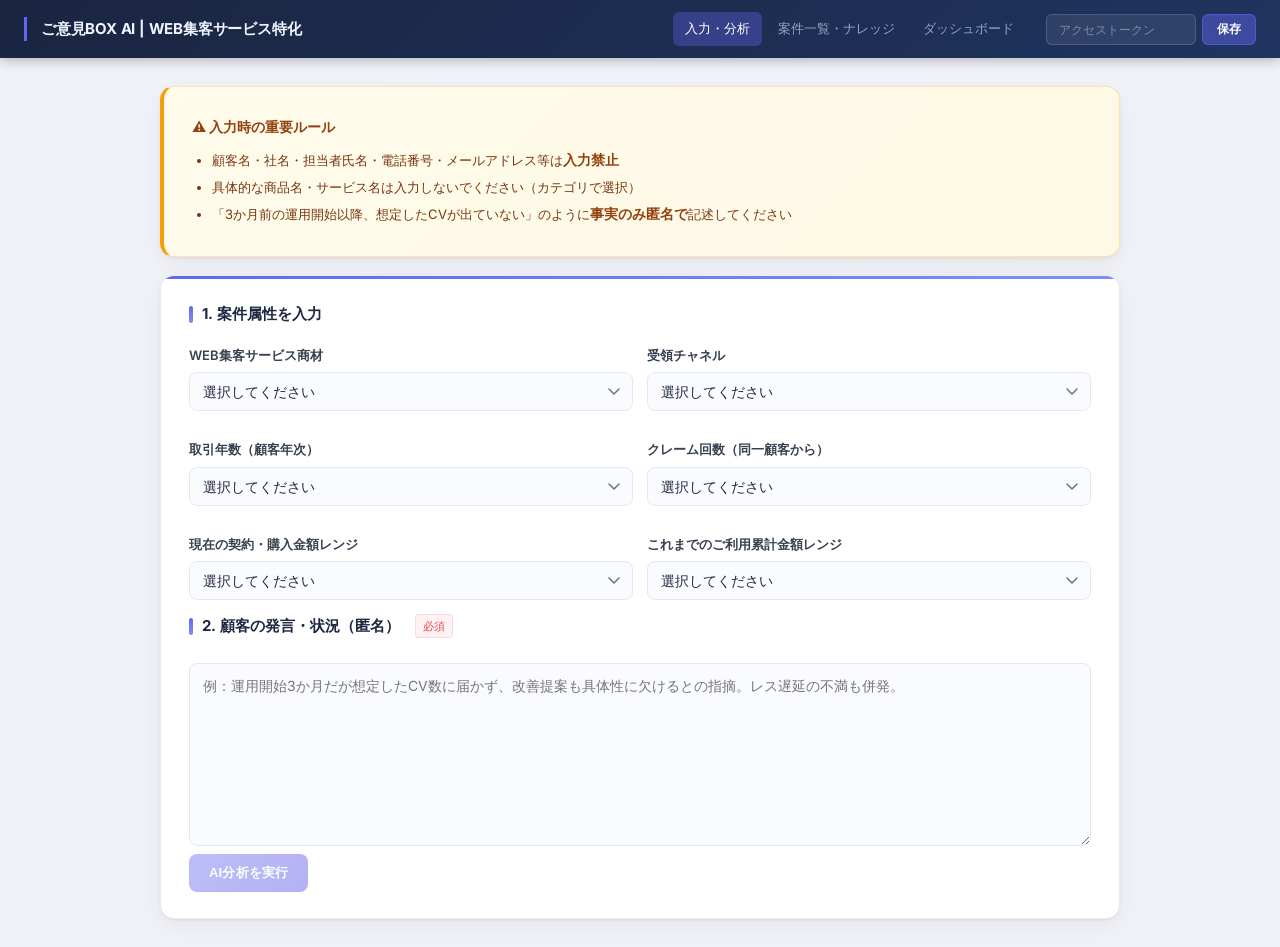
<file: index.html>
<!DOCTYPE html>
<html lang="ja">
<head>
  <meta charset="UTF-8" />
  <meta name="robots" content="noindex">
  <meta name="viewport" content="width=device-width,initial-scale=1" />
  <title>ご意見BOX AI | WEB集客サービス特化</title>
  <link rel="stylesheet" href="style.css" />
</head>
<body>
  <header class="topbar">
    <h1>ご意見BOX AI | WEB集客サービス特化</h1>
    <nav>
      <a href="index.html" class="active">入力・分析</a>
      <a href="list.html">案件一覧・ナレッジ</a>
      <a href="dashboard.html">ダッシュボード</a>
    </nav>
    <div class="token-area">
      <input type="password" id="token" placeholder="アクセストークン" />
      <button id="saveToken">保存</button>
    </div>
  </header>

  <main class="container">
    <section class="card notice">
      <strong>⚠ 入力時の重要ルール</strong>
      <ul>
        <li>顧客名・社名・担当者氏名・電話番号・メールアドレス等は<strong>入力禁止</strong></li>
        <li>具体的な商品名・サービス名は入力しないでください（カテゴリで選択）</li>
        <li>「3か月前の運用開始以降、想定したCVが出ていない」のように<strong>事実のみ匿名で</strong>記述してください</li>
      </ul>
    </section>

    <section class="card">
      <h2>1. 案件属性を入力</h2>
      <div class="grid2">
        <label>WEB集客サービス商材
          <select id="productCategory">
            <option value="">選択してください</option>
            <option>広告</option>
            <option>SEO</option>
            <option>MEO</option>
            <option>SNS</option>
            <option>コンサル</option>
            <option>その他</option>
          </select>
        </label>
        <label>受領チャネル
          <select id="channel">
            <option value="">選択してください</option>
            <option>電話</option>
            <option>メール</option>
            <option>対面商談</option>
            <option>Web会議</option>
            <option>チャット</option>
            <option>その他</option>
          </select>
        </label>
        <label>取引年数（顧客年次）
          <select id="tenure">
            <option value="">選択してください</option>
            <option>1年未満</option>
            <option>1〜2年</option>
            <option>3〜5年</option>
            <option>6〜10年</option>
            <option>10年以上</option>
          </select>
        </label>
        <label>クレーム回数（同一顧客から）
          <select id="claimCount">
            <option value="">選択してください</option>
            <option>初回</option>
            <option>2回目</option>
            <option>3回目</option>
            <option>4回以上</option>
          </select>
        </label>
        <label>現在の契約・購入金額レンジ
          <select id="currentAmount">
            <option value="">選択してください</option>
            <option>〜10万円</option>
            <option>10〜30万円</option>
            <option>30〜50万円</option>
            <option>50〜100万円</option>
            <option>100〜300万円</option>
          </select>
        </label>
        <label>これまでのご利用累計金額レンジ
          <select id="totalAmount">
            <option value="">選択してください</option>
            <option>〜100万円</option>
            <option>100〜500万円</option>
            <option>500〜1,000万円</option>
            <option>1,000〜5,000万円</option>
            <option>5,000万円〜</option>
          </select>
        </label>
      </div>

      <h2>2. 顧客の発言・状況（匿名） <span class="required">必須</span></h2>
      <textarea id="text" rows="7" maxlength="3000"
        placeholder="例：運用開始3か月だが想定したCV数に届かず、改善提案も具体性に欠けるとの指摘。レス遅延の不満も併発。"></textarea>
      <div id="piiWarn" class="pii-warn hidden"></div>

      <button id="analyzeBtn" class="primary" disabled>AI分析を実行</button>
      <div id="loading" class="hidden">分析中…（15〜25秒）</div>
    </section>

    <section id="result" class="card hidden">
      <h2>3. AI分析結果</h2>
      <div id="analysisArea"></div>

      <h3>4. 対応案（AIが選定した3つの対応型）</h3>
      <div id="proposalsArea"></div>

      <h3>5. 推奨される社内アクション</h3>
      <ul id="actionsArea"></ul>

      <h3>6. 参考にした過去ナレッジ</h3>
      <div id="knowledgeArea"></div>

      <h3>7. 採用案の確定・編集</h3>
      <label>採用する対応文（編集可・固有名詞禁止）
        <textarea id="finalReply" rows="8"></textarea>
      </label>
      <div id="finalPiiWarn" class="pii-warn hidden"></div>
      <label>採用した対応型
        <select id="adoptedLabel">
          <option value="">選択</option>
          <option>即時謝罪型</option>
          <option>原因説明型</option>
          <option>改善プラン提示型</option>
          <option>施策修正提案型</option>
          <option>追加サービス提案型</option>
          <option>契約条件見直し型</option>
          <option>エスカレーション型</option>
          <option>カスタム</option>
        </select>
      </label>

      <label>AI案の品質評価（学習に活用されます）
        <div id="ratingStars" class="rating-stars" role="radiogroup" aria-label="AI案の品質評価">
          <button type="button" class="star" data-v="1" aria-label="1点">★</button>
          <button type="button" class="star" data-v="2" aria-label="2点">★</button>
          <button type="button" class="star" data-v="3" aria-label="3点">★</button>
          <button type="button" class="star" data-v="4" aria-label="4点">★</button>
          <button type="button" class="star" data-v="5" aria-label="5点">★</button>
          <span id="ratingHint" class="rating-hint">未評価</span>
        </div>
      </label>

      <button id="finalizeBtn" class="primary">ナレッジとして確定保存</button>
    </section>
  </main>

  <div id="toast" class="toast hidden"></div>

  <script src="pii.js"></script>
  <script src="app.js"></script>
</body>
</html>
</file>
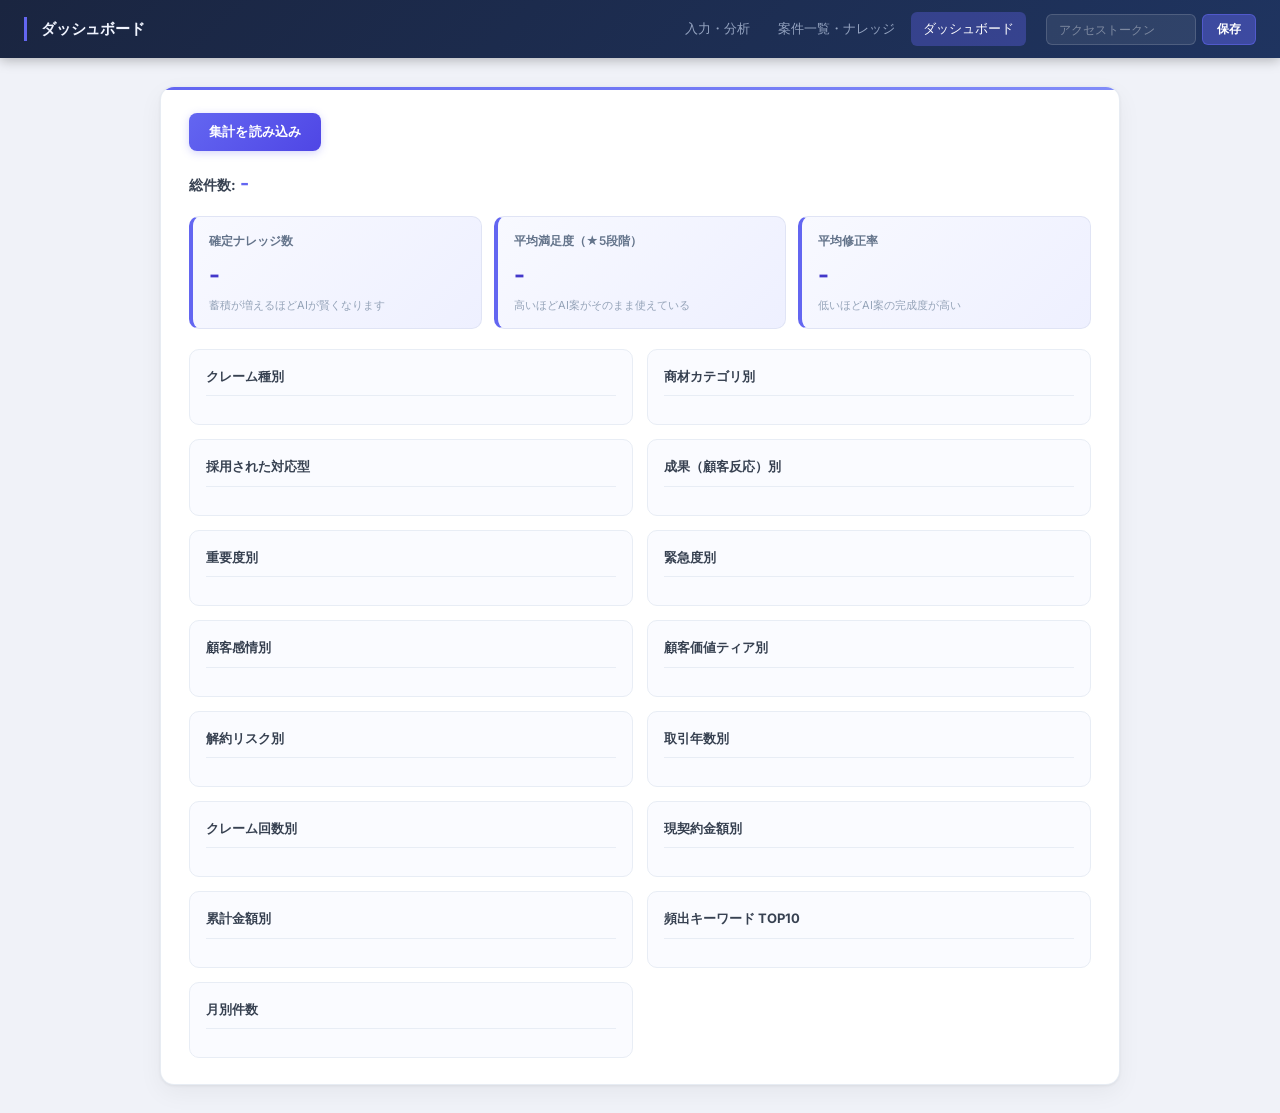
<file: dashboard.html>
<!DOCTYPE html>
<html lang="ja">
<head>
  <meta charset="UTF-8" />
  <meta name="viewport" content="width=device-width,initial-scale=1" />
  <title>ダッシュボード</title>
  <link rel="stylesheet" href="style.css" />
</head>
<body>
  <header class="topbar">
    <h1>ダッシュボード</h1>
    <nav>
      <a href="index.html">入力・分析</a>
      <a href="list.html">案件一覧・ナレッジ</a>
      <a href="dashboard.html" class="active">ダッシュボード</a>
    </nav>
    <div class="token-area">
      <input type="password" id="token" placeholder="アクセストークン" />
      <button id="saveToken">保存</button>
    </div>
  </header>

  <main class="container">
    <section class="card">
      <button id="loadBtn" class="primary">集計を読み込み</button>
      <p class="dashboard-total"><strong>総件数:</strong> <span id="total">-</span></p>

      <div class="loop-metrics" style="margin-top:16px;">
        <div class="metric-card">
          <div class="metric-label">確定ナレッジ数</div>
          <div class="metric-value" id="mKnowledge">-</div>
          <div class="metric-sub">蓄積が増えるほどAIが賢くなります</div>
        </div>
        <div class="metric-card">
          <div class="metric-label">平均満足度（★5段階）</div>
          <div class="metric-value" id="mRating">-</div>
          <div class="metric-sub">高いほどAI案がそのまま使えている</div>
        </div>
        <div class="metric-card">
          <div class="metric-label">平均修正率</div>
          <div class="metric-value" id="mEdit">-</div>
          <div class="metric-sub">低いほどAI案の完成度が高い</div>
        </div>
      </div>

      <div class="grid2" style="margin-top:20px;">
        <div><h3>クレーム種別</h3><div id="byClaimCategory"></div></div>
        <div><h3>商材カテゴリ別</h3><div id="byProductCategory"></div></div>
        <div><h3>採用された対応型</h3><div id="byAdoptedType"></div></div>
        <div><h3>成果（顧客反応）別</h3><div id="byOutcome"></div></div>
        <div><h3>重要度別</h3><div id="bySeverity"></div></div>
        <div><h3>緊急度別</h3><div id="byUrgency"></div></div>
        <div><h3>顧客感情別</h3><div id="bySentiment"></div></div>
        <div><h3>顧客価値ティア別</h3><div id="byValueTier"></div></div>
        <div><h3>解約リスク別</h3><div id="byChurnRisk"></div></div>
        <div><h3>取引年数別</h3><div id="byTenure"></div></div>
        <div><h3>クレーム回数別</h3><div id="byClaimCount"></div></div>
        <div><h3>現契約金額別</h3><div id="byCurrentAmount"></div></div>
        <div><h3>累計金額別</h3><div id="byTotalAmount"></div></div>
        <div><h3>頻出キーワード TOP10</h3><div id="keywords"></div></div>
        <div><h3>月別件数</h3><div id="monthly"></div></div>
      </div>
    </section>
  </main>

  <script src="dashboard.js"></script>
</body>
</html>
</file>
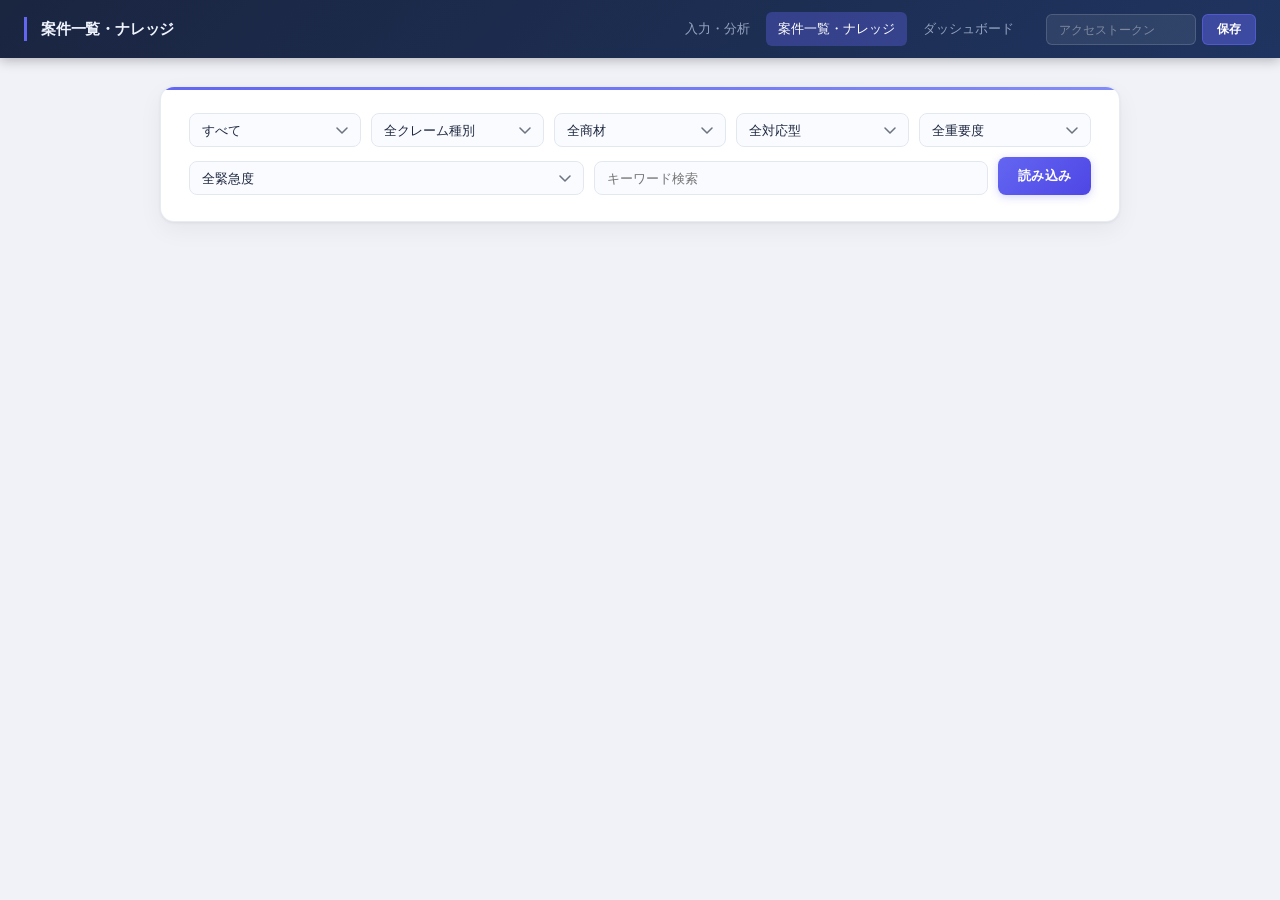
<file: list.html>
<!DOCTYPE html>
<html lang="ja">
<head>
  <meta charset="UTF-8" />
  <meta name="viewport" content="width=device-width,initial-scale=1" />
  <title>案件一覧 / ナレッジ</title>
  <link rel="stylesheet" href="style.css" />
</head>
<body>
  <header class="topbar">
    <h1>案件一覧・ナレッジ</h1>
    <nav>
      <a href="index.html">入力・分析</a>
      <a href="list.html" class="active">案件一覧・ナレッジ</a>
      <a href="dashboard.html">ダッシュボード</a>
    </nav>
    <div class="token-area">
      <input type="password" id="token" placeholder="アクセストークン" />
      <button id="saveToken">保存</button>
    </div>
  </header>

  <main class="container">
    <section class="card">
      <div class="filters">
        <select id="kind">
          <option value="all">すべて</option>
          <option value="draft">下書きのみ</option>
          <option value="knowledge">確定ナレッジのみ</option>
        </select>
        <select id="fClaimCategory">
          <option value="">全クレーム種別</option>
          <option>商品・サービス品質</option>
          <option>対応遅延・連絡不通</option>
          <option>効果未達</option>
          <option>費用対効果</option>
          <option>契約・請求</option>
          <option>報告・透明性</option>
          <option>担当者の質</option>
          <option>その他</option>
        </select>
        <select id="fProduct">
          <option value="">全商材</option>
          <option>広告</option>
          <option>SEO</option>
          <option>MEO</option>
          <option>SNS</option>
          <option>コンサル</option>
          <option>その他</option>
        </select>
        <select id="fAdoptedType">
          <option value="">全対応型</option>
          <option>即時謝罪型</option>
          <option>原因説明型</option>
          <option>改善プラン提示型</option>
          <option>施策修正提案型</option>
          <option>追加サービス提案型</option>
          <option>契約条件見直し型</option>
          <option>エスカレーション型</option>
          <option>カスタム</option>
        </select>
        <select id="fSeverity">
          <option value="">全重要度</option>
          <option>高</option>
          <option>中</option>
          <option>低</option>
        </select>
        <select id="fUrgency">
          <option value="">全緊急度</option>
          <option>緊急</option>
          <option>通常</option>
          <option>低</option>
        </select>
        <input type="text" id="fKeyword" placeholder="キーワード検索" />
        <button id="loadBtn" class="primary">読み込み</button>
      </div>
    </section>
    <section id="listArea"></section>
  </main>

  <script src="list.js"></script>
</body>
</html>
</file>
<file: style.css>
@import url('https://fonts.googleapis.com/css2?family=Inter:wght@400;500;600;700&display=swap');

/* ===========================
   リセット・ベース
   =========================== */
* { box-sizing: border-box; }

body {
  margin: 0;
  font-family: 'Inter', -apple-system, "Helvetica Neue", "Hiragino Sans", sans-serif;
  background: #f0f2f8;
  color: #1e2840;
  line-height: 1.65;
  -webkit-font-smoothing: antialiased;
}

/* ===========================
   トップバー
   =========================== */
.topbar {
  background: linear-gradient(135deg, #1a2540 0%, #1f3460 100%);
  color: #fff;
  padding: 0 24px;
  height: 58px;
  display: flex;
  align-items: center;
  gap: 20px;
  flex-wrap: nowrap;
  box-shadow: 0 2px 12px rgba(0,0,0,.28);
  position: sticky;
  top: 0;
  z-index: 100;
}

.topbar h1 {
  margin: 0;
  font-size: 15px;
  font-weight: 700;
  flex: 1;
  letter-spacing: -0.2px;
  white-space: nowrap;
  overflow: hidden;
  text-overflow: ellipsis;
  padding-left: 14px;
  border-left: 3px solid #6366f1;
  color: #f0f4ff;
}

.topbar nav {
  display: flex;
  gap: 4px;
}

.topbar nav a {
  color: #94a3c0;
  text-decoration: none;
  font-size: 13px;
  font-weight: 500;
  padding: 6px 12px;
  border-radius: 6px;
  transition: background 0.2s, color 0.2s;
  white-space: nowrap;
}

.topbar nav a:hover {
  color: #fff;
  background: rgba(255,255,255,.08);
}

.topbar nav a.active {
  color: #fff;
  background: rgba(99,102,241,.35);
}

.token-area {
  display: flex;
  gap: 6px;
  flex-shrink: 0;
}

.token-area input {
  padding: 6px 12px;
  border: 1px solid rgba(255,255,255,.15);
  border-radius: 6px;
  font-size: 12px;
  background: rgba(255,255,255,.08);
  color: #fff;
  width: 150px;
  transition: border-color 0.2s, background 0.2s;
  margin-top: 0;
}

.token-area input::placeholder { color: rgba(255,255,255,.38); }

.token-area input:focus {
  outline: none;
  border-color: #6366f1;
  background: rgba(255,255,255,.13);
  box-shadow: none;
}

.token-area button {
  padding: 6px 14px;
  font-size: 12px;
  font-weight: 600;
  background: rgba(99,102,241,.45);
  border: 1px solid rgba(99,102,241,.55);
  color: #fff;
  border-radius: 6px;
  cursor: pointer;
  transition: background 0.2s;
  transform: none;
  box-shadow: none;
  letter-spacing: 0;
}

.token-area button:hover {
  background: rgba(99,102,241,.7);
  transform: none;
  box-shadow: none;
}

/* ===========================
   コンテナ
   =========================== */
.container {
  max-width: 1000px;
  margin: 28px auto;
  padding: 0 20px;
}

/* ===========================
   カード
   =========================== */
.card {
  background: #fff;
  border-radius: 14px;
  padding: 26px 28px;
  box-shadow: 0 1px 3px rgba(0,0,0,.06), 0 8px 24px rgba(0,0,0,.05);
  margin-bottom: 18px;
  border: 1px solid rgba(226,232,240,.8);
  position: relative;
  overflow: hidden;
}

.card::before {
  content: '';
  position: absolute;
  top: 0; left: 0; right: 0;
  height: 3px;
  background: linear-gradient(90deg, #6366f1, #818cf8);
  border-radius: 14px 14px 0 0;
}

/* ===========================
   通知カード
   =========================== */
.notice {
  background: linear-gradient(135deg, #fffbeb 0%, #fef9e4 100%);
  border: 1px solid rgba(245,158,11,.25);
  border-left: 4px solid #f59e0b;
}

.notice::before { display: none; }

.notice strong {
  color: #92400e;
  font-size: 14px;
}

.notice ul {
  margin: 10px 0 0 20px;
  padding: 0;
}

.notice ul li {
  font-size: 13px;
  color: #78350f;
  margin-bottom: 5px;
  line-height: 1.6;
}

/* ===========================
   見出し
   =========================== */
h2 {
  margin: 0 0 18px;
  font-size: 15px;
  font-weight: 700;
  color: #1e2840;
  display: flex;
  align-items: center;
  gap: 9px;
}

h2::before {
  content: '';
  display: inline-block;
  width: 4px;
  height: 17px;
  background: linear-gradient(180deg, #6366f1, #818cf8);
  border-radius: 2px;
  flex-shrink: 0;
}

h3 {
  margin: 22px 0 10px;
  font-size: 14px;
  font-weight: 700;
  color: #374151;
}

/* ===========================
   フォーム要素
   =========================== */
label {
  display: block;
  margin-bottom: 14px;
  font-weight: 600;
  font-size: 13px;
  color: #374151;
}

input,
textarea,
select {
  width: 100%;
  padding: 10px 13px;
  border: 1.5px solid #e2e8f0;
  border-radius: 8px;
  font-size: 14px;
  margin-top: 6px;
  font-family: inherit;
  color: #1e2840;
  background: #fafbff;
  transition: border-color 0.2s, box-shadow 0.2s, background 0.2s;
  appearance: none;
  -webkit-appearance: none;
}

select {
  background-image: url("data:image/svg+xml,%3Csvg xmlns='http://www.w3.org/2000/svg' width='12' height='7' viewBox='0 0 12 7'%3E%3Cpath d='M1 1l5 5 5-5' stroke='%236b7280' stroke-width='1.5' fill='none' stroke-linecap='round' stroke-linejoin='round'/%3E%3C/svg%3E");
  background-repeat: no-repeat;
  background-position: right 12px center;
  padding-right: 34px;
  cursor: pointer;
}

input:focus,
textarea:focus,
select:focus {
  outline: none;
  border-color: #6366f1;
  background: #fff;
  box-shadow: 0 0 0 3px rgba(99,102,241,.12);
}

textarea {
  resize: vertical;
  min-height: 120px;
  line-height: 1.65;
}

/* ===========================
   ボタン（共通）
   =========================== */
button {
  background: #64748b;
  color: #fff;
  border: 0;
  padding: 10px 20px;
  border-radius: 8px;
  font-size: 13px;
  font-weight: 600;
  cursor: pointer;
  letter-spacing: 0.2px;
  transition: transform 0.15s, box-shadow 0.15s, background 0.2s;
}

button:hover:not(:disabled) {
  transform: translateY(-1px);
  box-shadow: 0 4px 12px rgba(0,0,0,.15);
}

button:active:not(:disabled) {
  transform: translateY(0);
  box-shadow: none;
}

button:disabled {
  opacity: .42;
  cursor: not-allowed;
  transform: none !important;
  box-shadow: none !important;
}

/* プライマリボタン */
button.primary {
  background: linear-gradient(135deg, #6366f1 0%, #4f46e5 100%);
  box-shadow: 0 2px 8px rgba(99,102,241,.28);
}

button.primary:hover:not(:disabled) {
  background: linear-gradient(135deg, #818cf8 0%, #6366f1 100%);
  box-shadow: 0 4px 16px rgba(99,102,241,.38);
}

/* 採用ボタン（小） */
.copy-btn {
  background: linear-gradient(135deg, #e0e7ff 0%, #c7d2fe 100%);
  color: #4338ca;
  padding: 5px 12px;
  font-size: 12px;
  font-weight: 600;
  border: 1px solid rgba(99,102,241,.25);
  border-radius: 6px;
  margin-left: 8px;
  transition: background 0.2s, transform 0.15s, box-shadow 0.15s;
}

.copy-btn:hover:not(:disabled) {
  background: linear-gradient(135deg, #c7d2fe 0%, #a5b4fc 100%);
  color: #3730a3;
  transform: translateY(-1px);
  box-shadow: 0 2px 8px rgba(99,102,241,.22);
}

/* クリップボードコピーボタン（小） */
.clip-btn {
  background: #f1f5f9;
  color: #475569;
  padding: 5px 12px;
  font-size: 12px;
  font-weight: 600;
  border: 1px solid #e2e8f0;
  border-radius: 6px;
  margin-left: 6px;
  transition: background 0.2s, transform 0.15s, box-shadow 0.15s;
}

.clip-btn:hover:not(:disabled) {
  background: #e2e8f0;
  color: #1e2840;
  transform: translateY(-1px);
  box-shadow: 0 2px 8px rgba(0,0,0,.1);
}

/* 削除ボタン */
.del-btn {
  background: linear-gradient(135deg, #ef4444 0%, #dc2626 100%);
  color: #fff;
  padding: 5px 12px;
  font-size: 12px;
  font-weight: 600;
  border-radius: 6px;
  border: none;
  float: right;
  box-shadow: 0 2px 6px rgba(220,38,38,.2);
  transition: background 0.2s, transform 0.15s, box-shadow 0.15s;
}

.del-btn:hover:not(:disabled) {
  background: linear-gradient(135deg, #f87171 0%, #ef4444 100%);
  transform: translateY(-1px);
  box-shadow: 0 4px 10px rgba(220,38,38,.3);
}

/* ===========================
   ユーティリティ
   =========================== */
.required {
  color: #ef4444;
  font-size: 11px;
  font-weight: 500;
  background: #fef2f2;
  padding: 2px 7px;
  border-radius: 4px;
  margin-left: 6px;
  border: 1px solid rgba(239,68,68,.15);
}

.hidden { display: none !important; }

.no-data {
  color: #94a3b8;
  font-size: 13px;
  text-align: center;
  padding: 12px 0;
}

.empty-state {
  padding: 40px 20px;
  text-align: center;
  color: #94a3b8;
  font-size: 14px;
}

/* ===========================
   グリッド
   =========================== */
.grid2 {
  display: grid;
  grid-template-columns: 1fr 1fr;
  gap: 14px;
}

@media (max-width: 700px) {
  .grid2 { grid-template-columns: 1fr; }
  .topbar {
    flex-wrap: wrap;
    height: auto;
    padding: 10px 14px;
    gap: 10px;
  }
  .topbar h1 { font-size: 13px; }
  .container { margin: 14px auto; padding: 0 12px; }
  .card { padding: 18px 16px; }
}

/* ===========================
   タグ・バッジ
   =========================== */
.tag {
  display: inline-flex;
  align-items: center;
  padding: 3px 10px;
  border-radius: 999px;
  font-size: 11px;
  font-weight: 600;
  margin-right: 5px;
  margin-bottom: 4px;
  background: #eef0ff;
  color: #4338ca;
  border: 1px solid rgba(99,102,241,.18);
  letter-spacing: 0.1px;
}

.tag.高, .tag.緊急, .tag.強い不満 {
  background: #fff1f2;
  color: #be123c;
  border-color: rgba(190,18,60,.18);
}

.tag.中, .tag.通常, .tag.不満 {
  background: #fffbeb;
  color: #92400e;
  border-color: rgba(245,158,11,.18);
}

.tag.低, .tag.中立, .tag.要望 {
  background: #f0fdf4;
  color: #15803d;
  border-color: rgba(22,163,74,.18);
}

.tag-claim {
  background: #eef2ff;
  color: #3730a3;
  font-weight: 700;
  border-color: rgba(55,48,163,.2);
}

.tag-type {
  background: #fdf4ff;
  color: #86198f;
  font-weight: 700;
  border-color: rgba(134,25,143,.2);
}

/* ===========================
   PIIワーニング
   =========================== */
.pii-warn {
  background: linear-gradient(135deg, #fff1f2 0%, #ffe4e6 100%);
  color: #9f1239;
  border-left: 4px solid #f43f5e;
  padding: 12px 16px;
  border-radius: 8px;
  margin: 10px 0;
  font-size: 13px;
  box-shadow: 0 2px 8px rgba(244,63,94,.08);
}

.pii-warn ul {
  margin: 6px 0 0 18px;
  padding: 0;
}

/* ===========================
   分析結果エリア
   =========================== */
#analysisArea {
  background: #f8f9ff;
  border: 1px solid #e0e4f5;
  border-radius: 10px;
  padding: 16px 18px;
  margin-bottom: 16px;
}

#analysisArea p {
  margin: 0 0 10px;
  font-size: 14px;
  line-height: 1.75;
}

#analysisArea p:last-child { margin-bottom: 0; }

/* ===========================
   ローディング
   =========================== */
#loading {
  display: flex;
  align-items: center;
  gap: 10px;
  color: #6366f1;
  font-size: 14px;
  font-weight: 500;
  margin-top: 12px;
}

#loading::before {
  content: '';
  display: inline-block;
  width: 18px;
  height: 18px;
  border: 2.5px solid #c7d2fe;
  border-top-color: #6366f1;
  border-radius: 50%;
  animation: spin 0.75s linear infinite;
  flex-shrink: 0;
}

@keyframes spin {
  to { transform: rotate(360deg); }
}

/* ===========================
   提案カード
   =========================== */
.proposal {
  border: 1px solid #e8edf5;
  border-left: 4px solid #6366f1;
  border-radius: 10px;
  padding: 16px 18px;
  margin-bottom: 12px;
  background: #fafbff;
  transition: box-shadow 0.2s, transform 0.2s;
}

.proposal:hover {
  box-shadow: 0 4px 18px rgba(99,102,241,.1);
  transform: translateY(-1px);
}

.proposal h4 {
  margin: 0 0 10px;
  display: flex;
  align-items: center;
  gap: 8px;
  flex-wrap: wrap;
  font-size: 14px;
}

.proposal .pc {
  display: grid;
  grid-template-columns: 1fr 1fr;
  gap: 10px;
  font-size: 13px;
  margin-top: 10px;
}

.proposal .pc div {
  padding: 9px 13px;
  border-radius: 8px;
  line-height: 1.55;
}

.proposal .pros {
  background: linear-gradient(135deg, #f0fdf4 0%, #dcfce7 100%);
  color: #14532d;
  border: 1px solid rgba(22,163,74,.13);
}

.proposal .cons {
  background: linear-gradient(135deg, #fff1f2 0%, #ffe4e6 100%);
  color: #7f1d1d;
  border: 1px solid rgba(244,63,94,.13);
}

/* ===========================
   アクションリスト
   =========================== */
#actionsArea {
  padding-left: 22px;
  margin: 0;
}

#actionsArea li {
  font-size: 14px;
  color: #374151;
  margin-bottom: 7px;
  line-height: 1.65;
}

/* ===========================
   評価スター（Evaluate）
   =========================== */
.rating-stars {
  display: flex;
  align-items: center;
  gap: 4px;
  margin-top: 6px;
}

.rating-stars .star {
  background: transparent;
  border: none;
  padding: 2px 4px;
  font-size: 22px;
  line-height: 1;
  color: #d1d5db;
  cursor: pointer;
  transition: transform 0.1s, color 0.15s;
  box-shadow: none;
}

.rating-stars .star:hover:not(:disabled) {
  transform: scale(1.15);
  box-shadow: none;
}

.rating-stars .star.on {
  color: #f59e0b;
}

.rating-hint {
  margin-left: 10px;
  font-size: 12px;
  font-weight: 500;
  color: #64748b;
}

/* ===========================
   トースト通知
   =========================== */
.toast {
  position: fixed;
  left: 50%;
  bottom: 28px;
  transform: translateX(-50%) translateY(20px);
  background: #1e2840;
  color: #fff;
  padding: 12px 22px;
  border-radius: 10px;
  font-size: 13px;
  font-weight: 600;
  box-shadow: 0 8px 28px rgba(0,0,0,.28);
  opacity: 0;
  transition: opacity 0.25s, transform 0.25s;
  z-index: 999;
  max-width: 90vw;
  text-align: center;
}

.toast.show {
  opacity: 1;
  transform: translateX(-50%) translateY(0);
}

/* ===========================
   指標カード（ダッシュボード）
   =========================== */
.loop-metrics {
  display: grid;
  grid-template-columns: repeat(3, 1fr);
  gap: 12px;
}

@media (max-width: 700px) {
  .loop-metrics { grid-template-columns: 1fr; }
}

.metric-card {
  background: linear-gradient(135deg, #f8f9ff 0%, #eef0ff 100%);
  border: 1px solid #e0e4f5;
  border-left: 4px solid #6366f1;
  border-radius: 10px;
  padding: 14px 16px;
}

.metric-label {
  font-size: 12px;
  font-weight: 600;
  color: #64748b;
}

.metric-value {
  font-size: 24px;
  font-weight: 700;
  color: #4338ca;
  margin: 4px 0;
}

.metric-sub {
  font-size: 11px;
  color: #94a3b8;
  line-height: 1.4;
}

/* ===========================
   フィルター（案件一覧ページ）
   =========================== */
.filters {
  display: flex;
  gap: 10px;
  flex-wrap: wrap;
  align-items: flex-end;
}

.filters input,
.filters select {
  width: auto;
  flex: 1 1 140px;
  margin-top: 0;
  font-size: 13px;
  padding: 8px 12px;
}

.filters select {
  padding-right: 30px;
}

.filters button {
  flex-shrink: 0;
}

/* ===========================
   ナレッジ・案件アイテムカード
   =========================== */
.item {
  background: #fff;
  border-radius: 12px;
  padding: 18px 20px;
  margin-bottom: 12px;
  box-shadow: 0 1px 3px rgba(0,0,0,.05), 0 4px 14px rgba(0,0,0,.04);
  border: 1px solid #e8edf5;
  border-left: 3px solid #818cf8;
  transition: box-shadow 0.2s, transform 0.2s;
  overflow: hidden;
}

.item:hover {
  box-shadow: 0 4px 18px rgba(99,102,241,.09);
  transform: translateY(-1px);
}

.item h3 {
  margin: 0 0 8px;
  font-size: 14px;
  font-weight: 700;
  color: #1e2840;
  line-height: 1.5;
  display: flex;
  align-items: flex-start;
  gap: 8px;
  flex-wrap: wrap;
}

.item p {
  font-size: 13px;
  color: #64748b;
  margin: 0 0 6px;
  line-height: 1.6;
}

.item details {
  margin-top: 10px;
}

.item details summary {
  font-size: 13px;
  font-weight: 600;
  color: #6366f1;
  cursor: pointer;
  user-select: none;
  padding: 4px 0;
}

.item details summary:hover { color: #4f46e5; }

.item details p {
  margin: 8px 0 0;
  padding: 12px 14px;
  background: #f8f9ff;
  border-radius: 8px;
  border: 1px solid #e0e4f5;
  font-size: 13px;
  color: #374151;
  line-height: 1.7;
}

.item small {
  font-size: 11px;
  color: #94a3b8;
}

/* ===========================
   ダッシュボード
   =========================== */
.dashboard-total {
  margin: 16px 0 0;
  font-size: 14px;
  color: #374151;
}

.dashboard-total span {
  color: #6366f1;
  font-size: 20px;
  font-weight: 700;
}

.grid2 > div {
  background: #fafbff;
  border: 1px solid #e8edf5;
  border-radius: 10px;
  padding: 16px;
}

.grid2 > div h3 {
  margin: 0 0 12px;
  font-size: 13px;
  font-weight: 700;
  color: #374151;
  padding-bottom: 8px;
  border-bottom: 1px solid #e8edf5;
}

/* ===========================
   バーチャート（ダッシュボード）
   =========================== */
.bar {
  height: 20px;
  background: linear-gradient(90deg, #6366f1, #818cf8);
  color: #fff;
  font-size: 11px;
  font-weight: 700;
  padding: 0 8px;
  border-radius: 5px;
  margin: 2px 0;
  white-space: nowrap;
  min-width: 28px;
  display: flex;
  align-items: center;
  box-shadow: 0 2px 5px rgba(99,102,241,.22);
}

.bar-row {
  display: flex;
  align-items: center;
  gap: 10px;
  font-size: 13px;
  margin-bottom: 5px;
}

.bar-row .label {
  width: 140px;
  color: #475569;
  font-weight: 500;
  flex-shrink: 0;
  overflow: hidden;
  text-overflow: ellipsis;
  white-space: nowrap;
}
</file>
